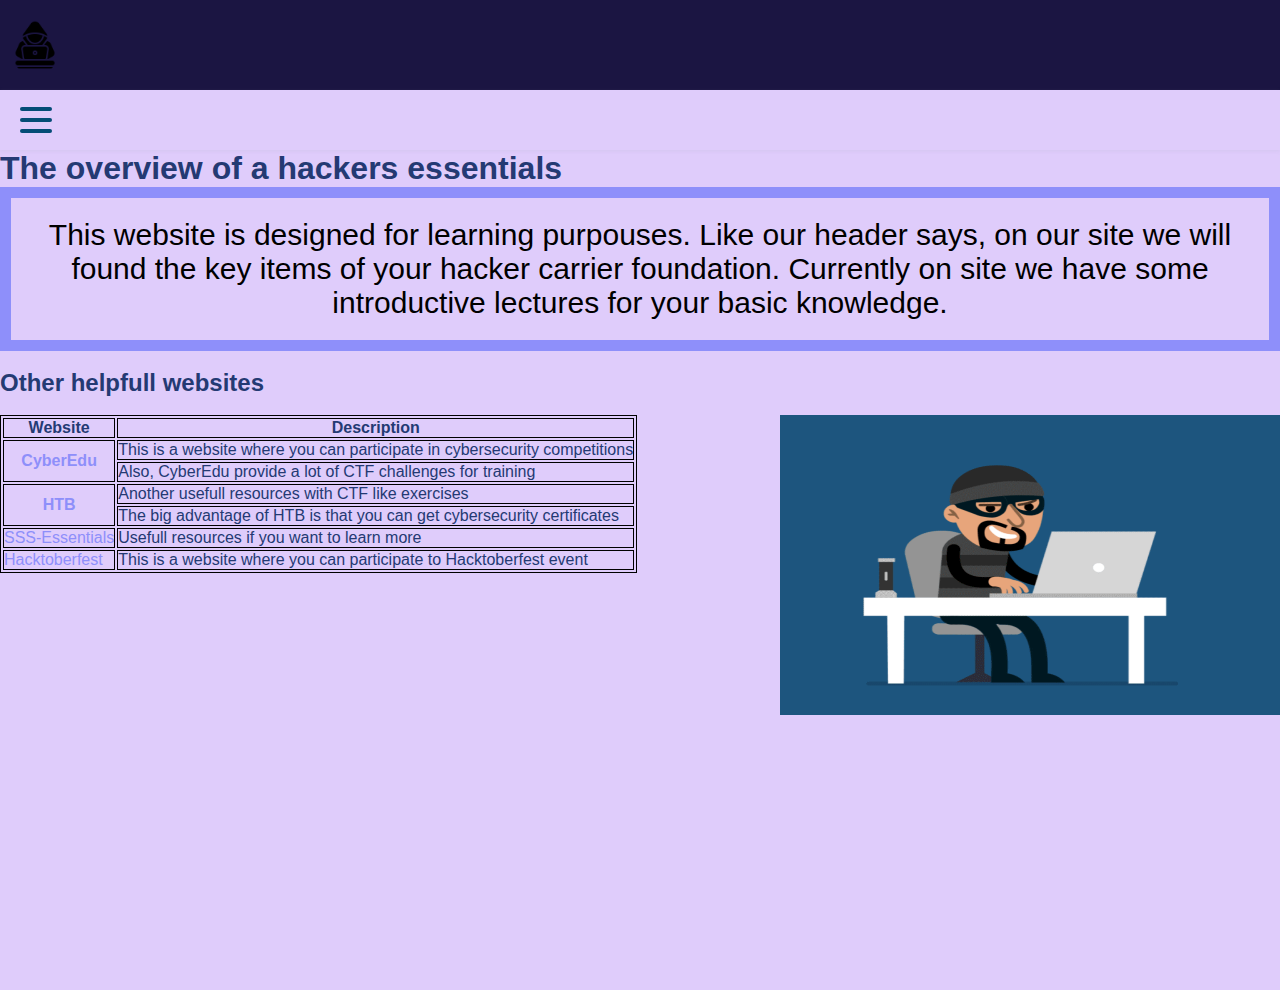
<file: HTML and CSS Project/index.html>
<!DOCTYPE html>
<html lang="eng">
  <link rel="stylesheet" href="styles/hamburger.css"/>
  <link rel="stylesheet" href="styles/header.css"/>
  <link rel="stylesheet" href="styles/pg1.css"/>
  <meta charset="UTF-8">
  <meta name="viewport" content="width=device-width, initial-scale=1.0">

  <body>
    <div class ="header">
      <img src="photos/logo.png" alt="logo">  
    </div>
    <nav>
      <div class="navbar">
        <div class="container nav-container">
            <input class="checkbox" type="checkbox" name="" id="" />
            <div class="hamburger-lines">
              <span class="line line1"></span>
              <span class="line line2"></span>
              <span class="line line3"></span>
            </div>  
          <div class="logo">
          </div>
          <div class="menu-items">
            <li><a href="welcometolinux.html">@Welcome to Linux</a></li>
            <li><a href="history.html">@History</a></li>
            <li><a href="rules.html">@Rules</a></li>
            <li><a href="notablepeople.html">@NotablePeople</a></li>
          </div>
        </div>
      </div>
    </nav>

    <title>hack.init()</title>
    <h1>The overview of a hackers essentials</h1>

    <div class="grid-container">
      <div class="grid-item">      
        This website is designed for learning purpouses. Like our header says, on
        our site we will found the key items of your hacker carrier foundation.
        Currently on site we have some introductive lectures for your basic
        knowledge.</div>
    </div>
    <br />
    <h2>Other helpfull websites</h2>
    <br />
    <table>
      <tr>
        <th>Website</th>
        <th>Description</th>
      </tr>

      <tr>
        <th rowspan="2"><a href="https://cyber-edu.co/"> CyberEdu</a></th>
        <td>
          This is a website where you can participate in cybersecurity
          competitions
        </td>
      </tr>

      <tr>
        <td>Also, CyberEdu provide a lot of CTF challenges for training</td>
      </tr>

      <tr>
        <th rowspan="2">
          <a href="https://academy.hackthebox.com/catalogue"> HTB </a>
        </th>
        <td>Another usefull resources with CTF like exercises</td>
      </tr>

      <tr>
        <td>
          The big advantage of HTB is that you can get cybersecurity
          certificates
        </td>
      </tr>

      <tr>
        <td>
          <a
            href="https://github.com/security-summer-school/essentials/tree/master"
          >
            SSS-Essentials
          </a>
        </td>
        <td>Usefull resources if you want to learn more</td>
      </tr>

      <tr>
        <td><a href="https://hacktoberfest.com/"> Hacktoberfest </a></td>
        <td>
          This is a website where you can participate to Hacktoberfest event
        </td>
      </tr>

      <img
        align="right"
        src="photos/hacker.gif"
        alt="hacker"
        style="width: 500px; height: 300px"
      />
    </table>
  </body>
</html>
</file>
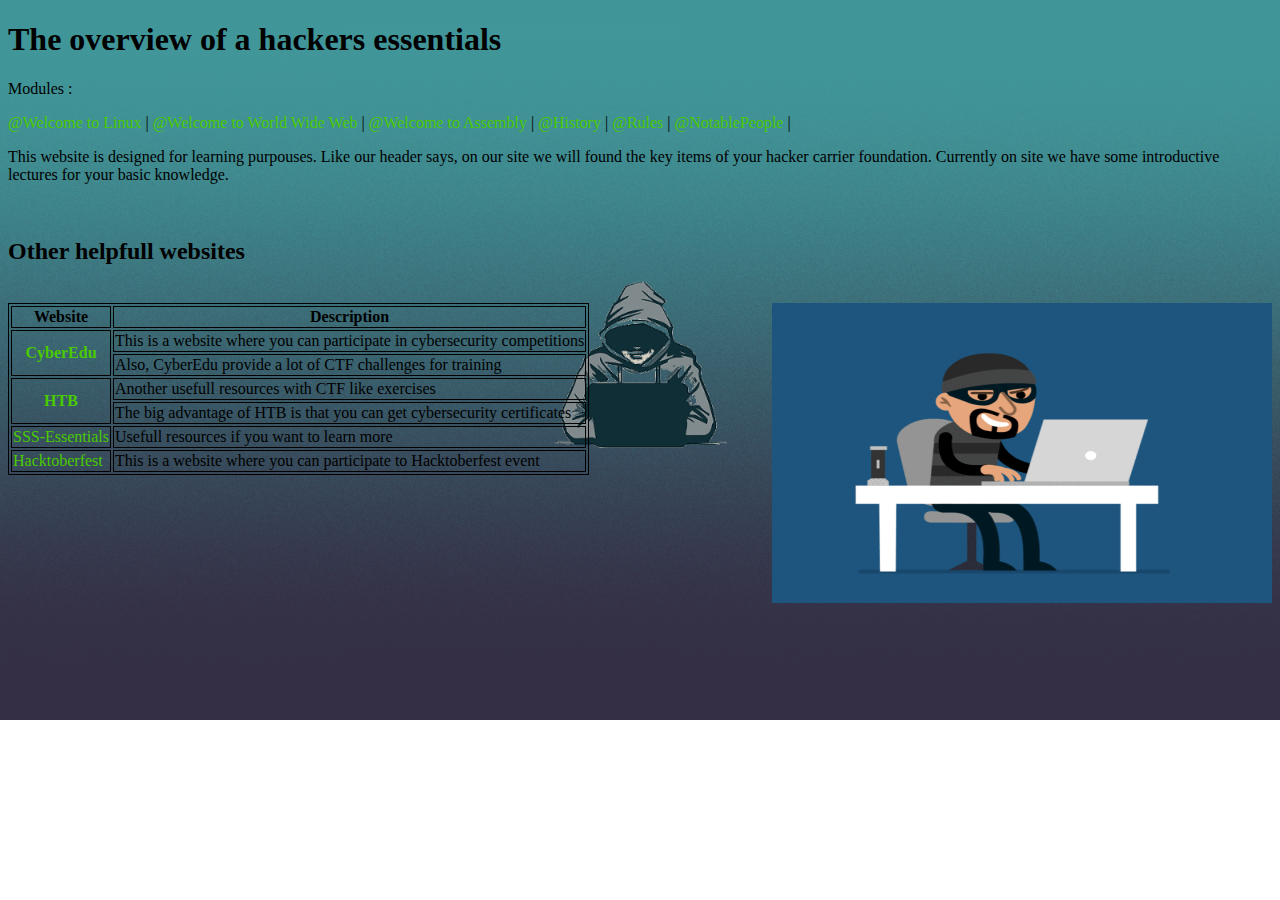
<file: HTML Project/hack.init()/index.html>
<!DOCTYPE html>
<html lang="eng">
  <head>
    <title>hack.init()</title>

    <style>
      a:link {
        color: rgb(74, 202, 0);
        background-color: transparent;
        text-decoration: none;
      }

      a:visited {
        color: rgb(74, 202, 0);
        background-color: transparent;
        text-decoration: none;
      }

      a:hover {
        color: lime;
        background-color: transparent;
        text-decoration: underline;
      }

      a:active {
        color: rgb(255, 0, 128);
        background-color: transparent;
        text-decoration: underline;
      }

      table,
      th,
      td {
        border: 1px solid black;
      }

      body {
        background-image: url("photos/wallpaper.png");
        background-repeat: no-repeat;
        background-size: 100%, 100%
      }

    </style>
  </head>
  <body>
    <h1>The overview of a hackers essentials</h1>
    <p>Modules :</p>
    <nav>
      <a href="welcometolinux.html">@Welcome to Linux</a> |
      <a href="welcometoworldwideweb.html">@Welcome to World Wide Web</a> |
      <a href="welcometoassembly.html">@Welcome to Assembly</a> |
      <a href="history.html">@History</a> | 
      <a href="rules.html">@Rules</a> |
      <a href="notablepeople.html">@NotablePeople</a> |
    </nav>

    <p>
      This website is designed for learning purpouses. Like our header says, on
      our site we will found the key items of your hacker carrier foundation.
      Currently on site we have some introductive lectures for your basic
      knowledge.
    </p>
    <br />
    <h2>Other helpfull websites</h2>
    <br />
    <table>
      <tr>
        <th>Website</th>
        <th>Description</th>
      </tr>

      <tr>
        <th rowspan="2"><a href="https://cyber-edu.co/"> CyberEdu</a></th>
        <td>
          This is a website where you can participate in cybersecurity
          competitions
        </td>
      </tr>

      <tr>
        <td>Also, CyberEdu provide a lot of CTF challenges for training</td>
      </tr>

      <tr>
        <th rowspan="2">
          <a href="https://academy.hackthebox.com/catalogue"> HTB </a>
        </th>
        <td>Another usefull resources with CTF like exercises</td>
      </tr>

      <tr>
        <td>
          The big advantage of HTB is that you can get cybersecurity
          certificates
        </td>
      </tr>

      <tr>
        <td>
          <a
            href="https://github.com/security-summer-school/essentials/tree/master"
          >
            SSS-Essentials
          </a>
        </td>
        <td>Usefull resources if you want to learn more</td>
      </tr>

      <tr>
        <td><a href="https://hacktoberfest.com/"> Hacktoberfest </a></td>
        <td>
          This is a website where you can participate to Hacktoberfest event
        </td>
      </tr>

      <img
        align="right"
        src="photos/hacker.gif"
        alt="hacker"
        style="width: 500px; height: 300px"
      />
    </table>
  </body>
</html>
</file>
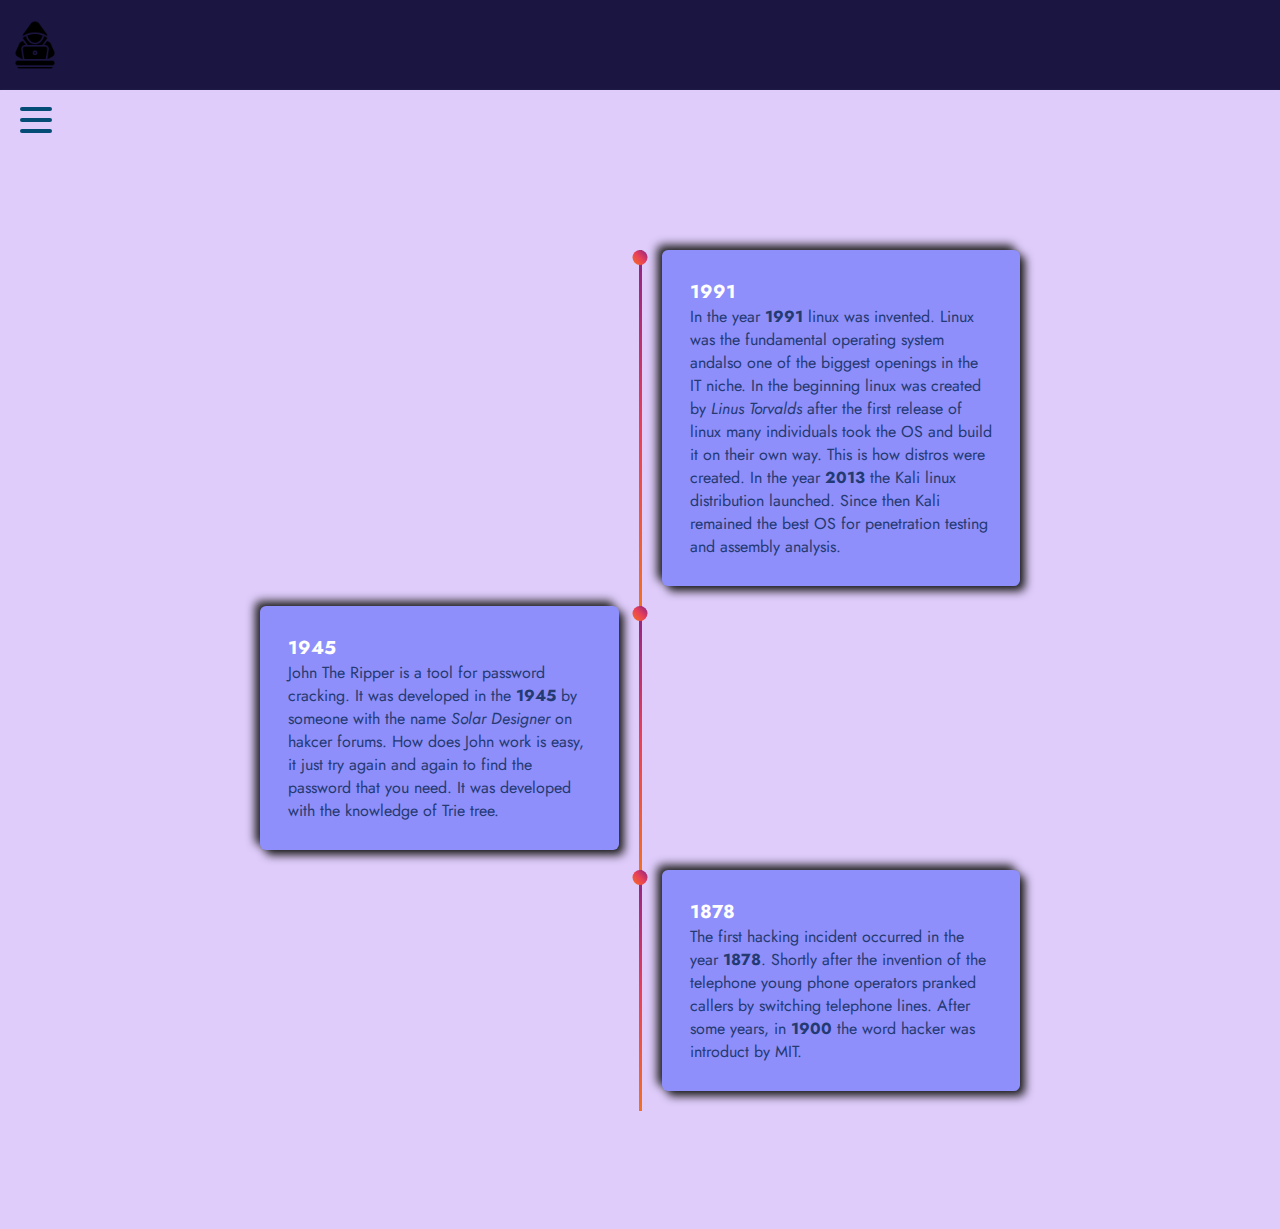
<file: HTML and CSS Project/history.html>
<!DOCTYPE html>
<html lang="eng">
  <link rel="stylesheet" href="styles/hamburger.css"/>
  <link rel="stylesheet" href="styles/header.css"/>
  <link rel="stylesheet" href="styles/pg2.css"/>
  <meta charset="UTF-8">
  <meta name="viewport" content="width=device-width, initial-scale=1.0">
  <style>@import url('https://fonts.googleapis.com/css2?family=Jost:wght@200;300;400&display=swap');</style>
  
  <body>
    <div class ="header">
      <img src="photos/logo.png" alt="logo">  
    </div>
    <nav>
      <div class="navbar">
        <div class="container nav-container">
            <input class="checkbox" type="checkbox" name="" id="" />
            <div class="hamburger-lines">
              <span class="line line1"></span>
              <span class="line line2"></span>
              <span class="line line3"></span>
            </div>  
          <div class="logo">
          </div>
          <div class="menu-items">
            <li><a href="welcometolinux.html">@Welcome to Linux</a></li>
            <li><a href="index.html">@Home</a></li>
            <li><a href="rules.html">@Rules</a></li>
            <li><a href="notablepeople.html">@NotablePeople</a></li>
          </div>
        </div>
      </div>
    </nav>
    <section class="design-section">
      <div class="timeline">
        <div class="timeline-empty">
        </div>
        <div class="timeline-middle">
          <div class="timeline-circle"></div>
      </div>
      <div class="timeline-component timeline-content">
       <h3>1991</h3>
       <p>In the year <strong>1991</strong> linux was invented. Linux was the fundamental operating system andalso one of the biggest openings in the IT niche. In the beginning linux was created by <em>Linus Torvalds </em>
        after the first release of linux many individuals took the OS and build it on their own way. This is how distros were created.
        In the year <strong>2013</strong> the Kali linux distribution launched. Since then Kali remained the
        best OS for penetration testing and assembly analysis.</p>
    </div>
       <div class="timeline-component timeline-content">
        <h3>1945</h3>
        <p>John The Ripper is a tool for password cracking. It was developed in the <strong>1945</strong> by someone
         with the name <em>Solar Designer</em> on hakcer forums. How does John work is easy, it just try again and again
         to find the password that you need. It was developed with the knowledge of Trie tree.</p>  

       </div>
       <div class="timeline-middle">
           <div class="timeline-circle"></div>
       </div>
       <div class="timeline-empty">
       </div>
    
       <div class="timeline-empty">
       </div>
    
      <div class="timeline-middle">
          <div class="timeline-circle"></div>
      </div>
      <div class=" timeline-component timeline-content">
        <h3>1878</h3>
        <p>The first hacking incident occurred in the year <strong>1878</strong>. Shortly after the invention
          of the telephone young phone operators pranked callers by switching telephone lines. After some years,
          in <strong>1900</strong> the word hacker was introduct by MIT. </p>
    </div>
    
    </div>
    </div> 
    </section>


    <img


  </body>
</html>
</file>
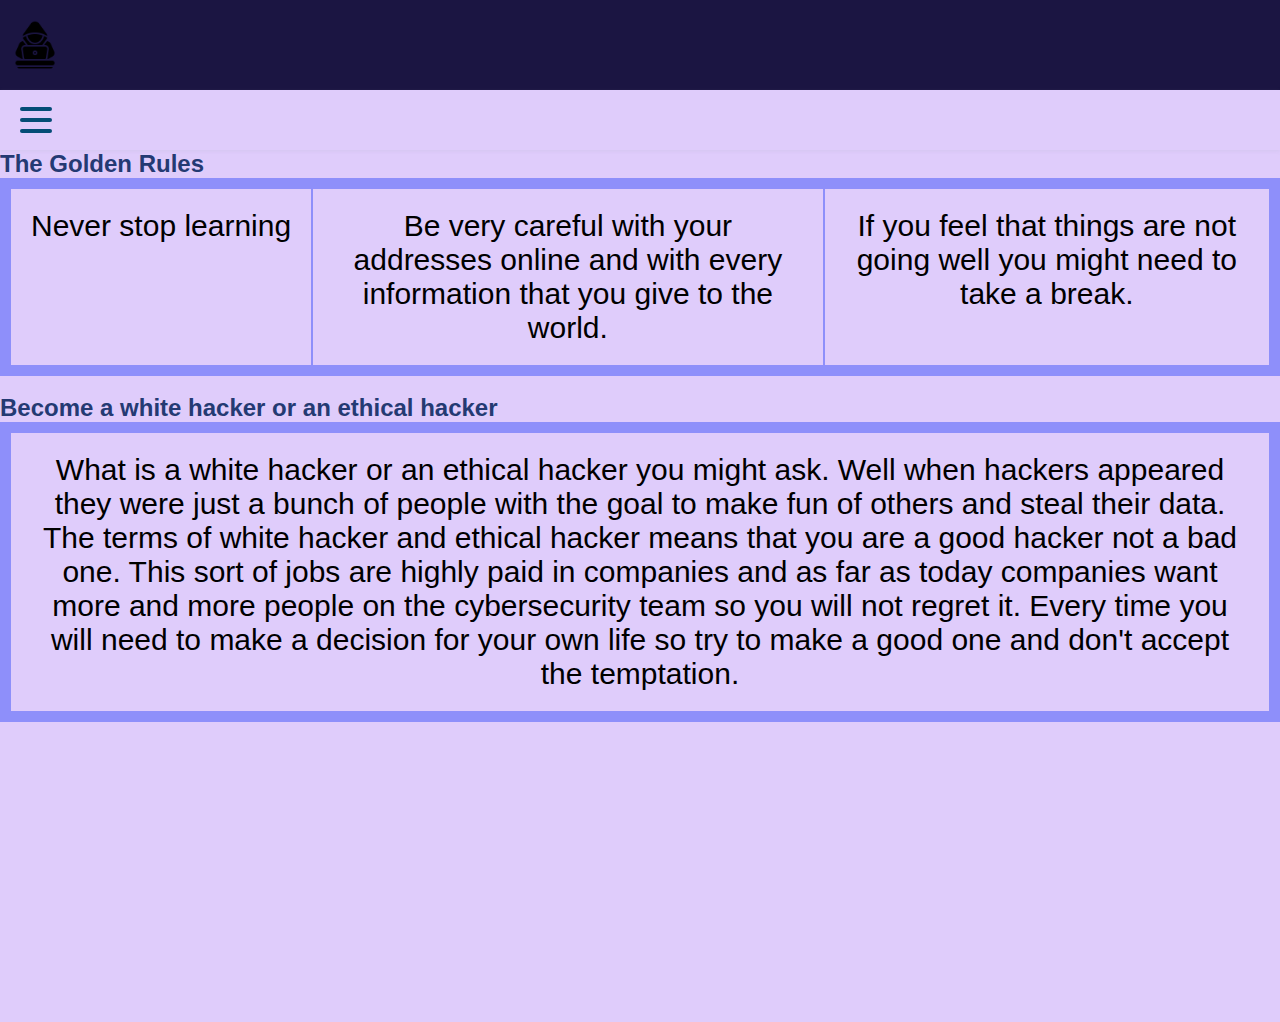
<file: HTML and CSS Project/rules.html>
<!DOCTYPE html>
<html lang="eng">
  <link rel="stylesheet" href="styles/hamburger.css"/>
  <link rel="stylesheet" href="styles/header.css"/>
  <link rel="stylesheet" href="styles/pg3.css"/>
  <meta charset="UTF-8">
  <meta name="viewport" content="width=device-width, initial-scale=1.0">

  <body>
    <div class ="header">
      <img src="photos/logo.png" alt="logo">  
    </div>
    <nav>
      <div class="navbar">
        <div class="container nav-container">
            <input class="checkbox" type="checkbox" name="" id="" />
            <div class="hamburger-lines">
              <span class="line line1"></span>
              <span class="line line2"></span>
              <span class="line line3"></span>
            </div>  
          <div class="logo">
          </div>
          <div class="menu-items">
            <li><a href="welcometolinux.html">@Welcome to Linux</a></li>
            <li><a href="history.html">@History</a></li>
            <li><a href="index.html">@Home</a></li>
            <li><a href="notablepeople.html">@NotablePeople</a></li>
          </div>
        </div>
      </div>
    </nav>

    <h2>The Golden Rules</h2>
    <div class="grid-container">
      <div class="grid-item">Never stop learning</div>
      <div class="grid-item">Be very careful with your addresses online and with every information that you give to the world.</div>
      <div class="grid-item">If you feel that things are not going well you might need to take a break.</div>  
    </div>


    <br>

    <h2>Become a white hacker or an ethical hacker</h2>
    <div class="grid-container">
      <div class="grid-item">What is a white hacker or an ethical hacker you might ask. Well when hackers appeared they were just 
        a bunch of people with the goal to make fun of others and steal their data. The terms of white hacker
        and ethical hacker means that you are a good hacker not a bad one. This sort of jobs are highly paid in
        companies and as far as today companies want more and more people on the cybersecurity team so you will
        not regret it. Every time you will need to make a decision for your own life so try to make a good one 
        and don't accept the temptation.</div>
    </div>
    <div class="fling-minislide">
      <img src="photos/slide1.png" alt="Slide 1" />
      <img src="photos/slide2.jpeg" alt="Slide 2" />
      <img src="photos/slide3.png" alt="Slide 3" />
    
    </div>
    </html>
</file>
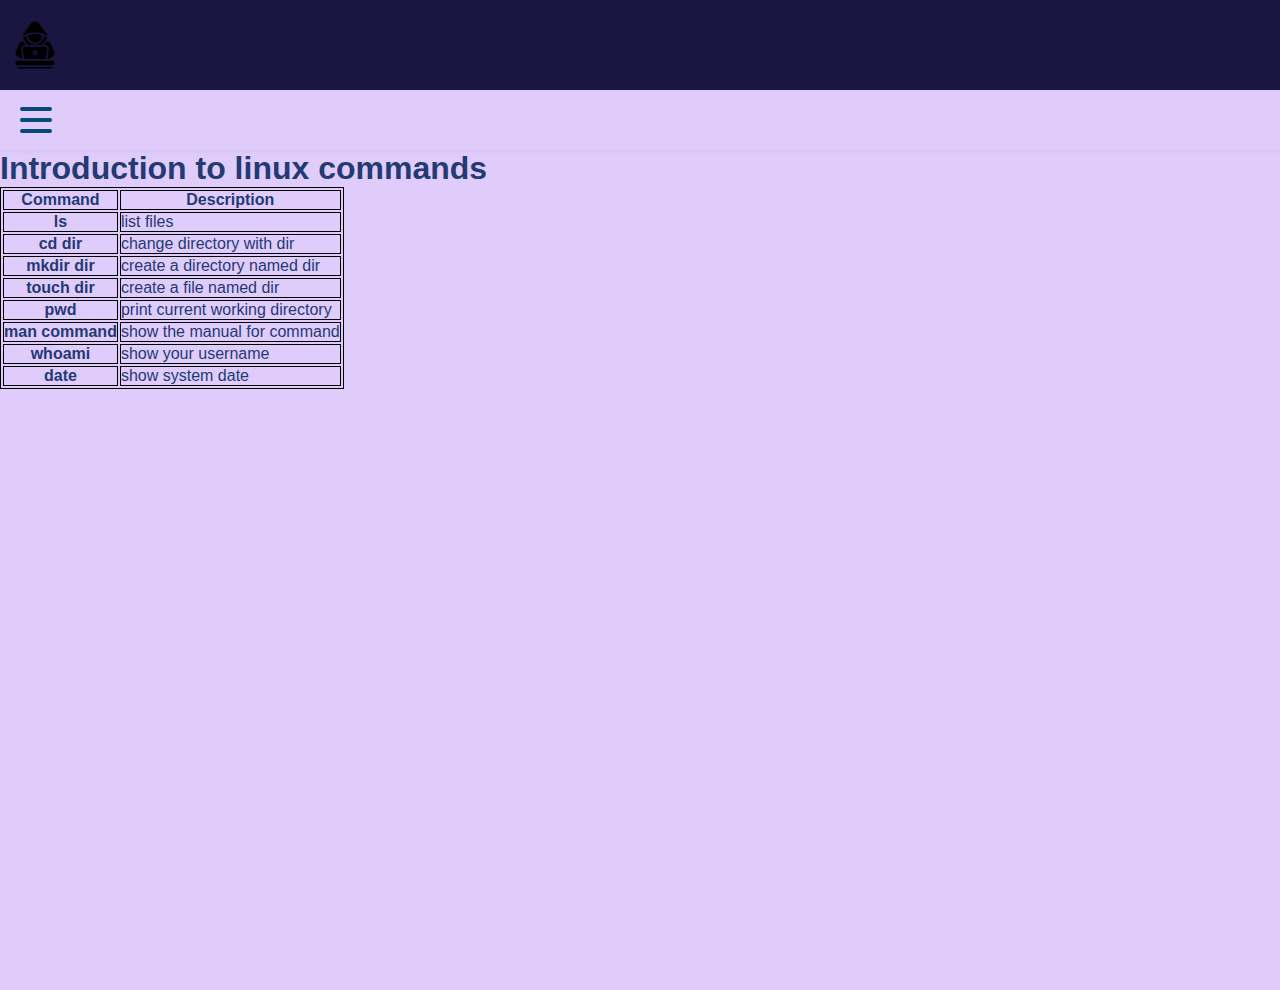
<file: HTML and CSS Project/welcometolinux.html>
<!DOCTYPE html>
<html lang="eng">
    <link rel="stylesheet" href="styles/hamburger.css"/>
    <link rel="stylesheet" href="styles/header.css"/>
    <meta charset="UTF-8">
    <meta name="viewport" content="width=device-width, initial-scale=1.0">
  
    <body>
      <div class ="header">
        <img src="photos/logo.png" alt="logo">  
      </div>
      <nav>
        <div class="navbar">
          <div class="container nav-container">
              <input class="checkbox" type="checkbox" name="" id="" />
              <div class="hamburger-lines">
                <span class="line line1"></span>
                <span class="line line2"></span>
                <span class="line line3"></span>
              </div>  
            <div class="logo">
            </div>
            <div class="menu-items">
              <li><a href="index.html">@Home</a></li>
              <li><a href="history.html">@History</a></li>
              <li><a href="rules.html">@Rules</a></li>
              <li><a href="notablepeople.html">@NotablePeople</a></li>
            </div>
          </div>
        </div>
      </nav>

    <h1>Introduction to linux commands</h1>
    <table>
        <tr>
            <th>Command</th>
            <th>Description</th>
        </tr>

        <tr>
            <th>ls</th>
            <td>list files</td>
        </tr>

        <tr>
            <th>cd dir</th>
            <td>change directory with dir</td>
        </tr>

        <tr>
            <th>mkdir dir</th>
            <td>create a directory named dir</td>
        </tr>

        <tr>
            <th>touch dir</th>
            <td>create a file named dir</td>
        </tr>

        <tr>
            <th>pwd</th>
            <td>print current working directory</td>
        </tr>

        <tr>
            <th>man command</th>
            <td>show the manual for command</td>
        </tr>

        <tr>
            <th>whoami</th>
            <td>show your username</td>
        </tr>

        <tr>
            <th>date</th>
            <td>show system date</td>
        </tr>

    </table>
  </body>
</html>
</file>
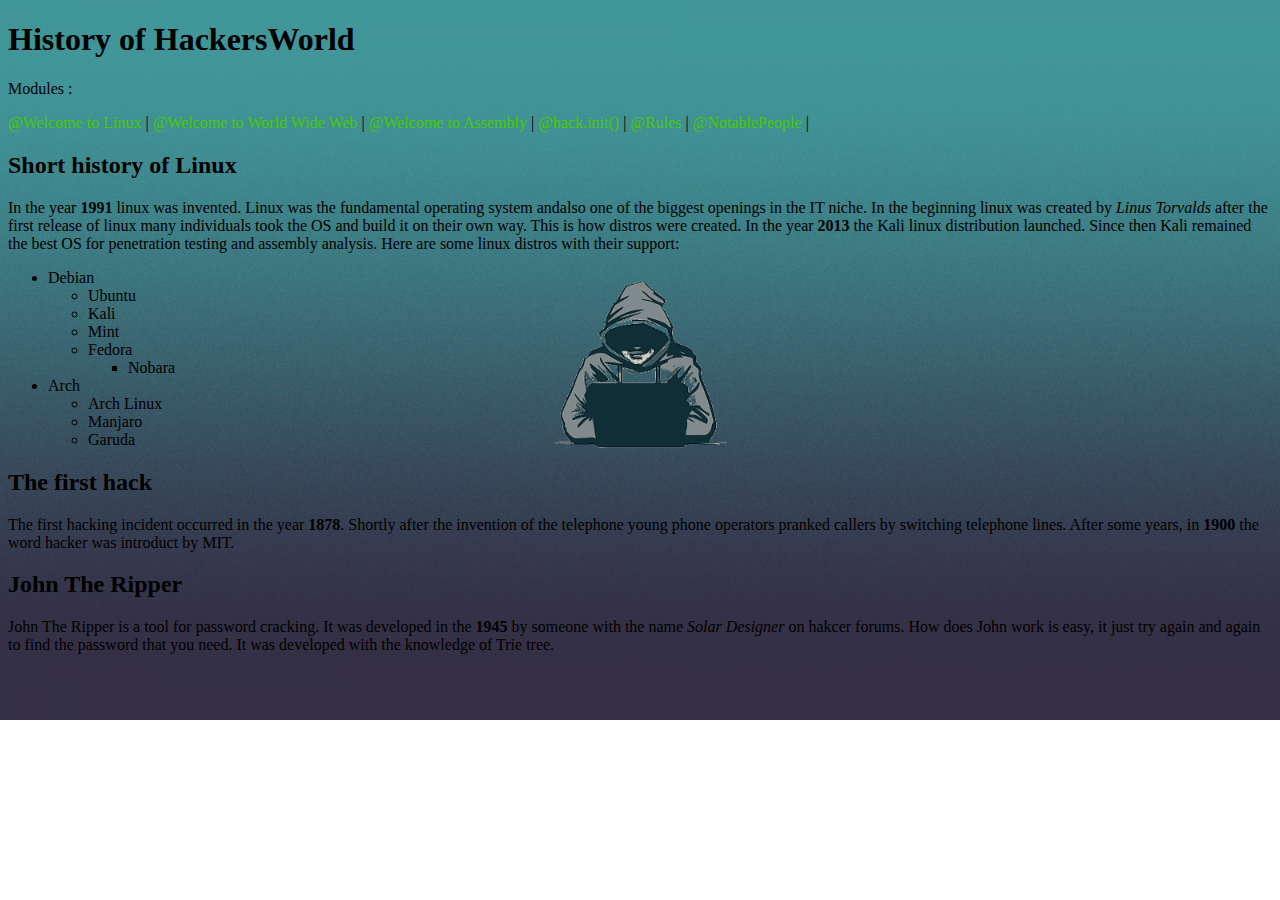
<file: HTML Project/hack.init()/history.html>
<!DOCTYPE html>
<html lang="eng">
  <head>
    <title>History</title>
    <style>
      a:link {
        color: rgb(74, 202, 0);
        background-color: transparent;
        text-decoration: none;
      }

      a:visited {
        color: rgb(74, 202, 0);
        background-color: transparent;
        text-decoration: none;
      }

      a:hover {
        color: lime;
        background-color: transparent;
        text-decoration: underline;
      }

      a:active {
        color: rgb(255, 0, 128);
        background-color: transparent;
        text-decoration: underline;
      }

      table,
      th,
      td {
        border: 1px solid black;
      }

      body {
        background-image: url("photos/wallpaper.png");
        background-repeat: no-repeat;
        background-size: 100%, 100%;
      }
    </style>
  </head>

  <body>
    <h1>History of HackersWorld</h1>
    <p>Modules :</p>
    <nav>
      <a href="welcometolinux.html">@Welcome to Linux</a> |
      <a href="welcometoworldwideweb.html">@Welcome to World Wide Web</a> |
      <a href="welcometoassembly.html">@Welcome to Assembly</a> |
      <a href="index.html">@hack.init()</a> |
      <a href="rules.html">@Rules</a> |
      <a href="notablepeople.html">@NotablePeople</a> |
    </nav>

    <h2>Short history of Linux</h2>
    <p>In the year <strong>1991</strong> linux was invented. Linux was the fundamental operating system andalso one of the biggest openings in the IT niche. In the beginning linux was created by <em>Linus Torvalds </em>
    after the first release of linux many individuals took the OS and build it on their own way. This is how distros were created.
    In the year <strong>2013</strong> the Kali linux distribution launched. Since then Kali remained the
    best OS for penetration testing and assembly analysis. Here are some linux distros with their support:</p>
    <ul>
        <li>Debian</li>
            <ul>
                <li>Ubuntu</li>
                <li>Kali</li>
                <li>Mint</li>
                <li>Fedora</li>
                <ul>
                    <li>Nobara</li>
                </ul>
            </ul>
        <li>Arch</li>
            <ul>
                <li>Arch Linux</li>
                <li>Manjaro</li>
                <li>Garuda</li>
            </ul>
    </ul>

    <h2>The first hack</h2>
    <p>The first hacking incident occurred in the year <strong>1878</strong>. Shortly after the invention
    of the telephone young phone operators pranked callers by switching telephone lines. After some years,
    in <strong>1900</strong> the word hacker was introduct by MIT. </p>

    <h2>John The Ripper</h2>
    <p>John The Ripper is a tool for password cracking. It was developed in the <strong>1945</strong> by someone
    with the name <em>Solar Designer</em> on hakcer forums. How does John work is easy, it just try again and again
    to find the password that you need. It was developed with the knowledge of Trie tree.</p>  

    <img


  </body>
</html>
</file>
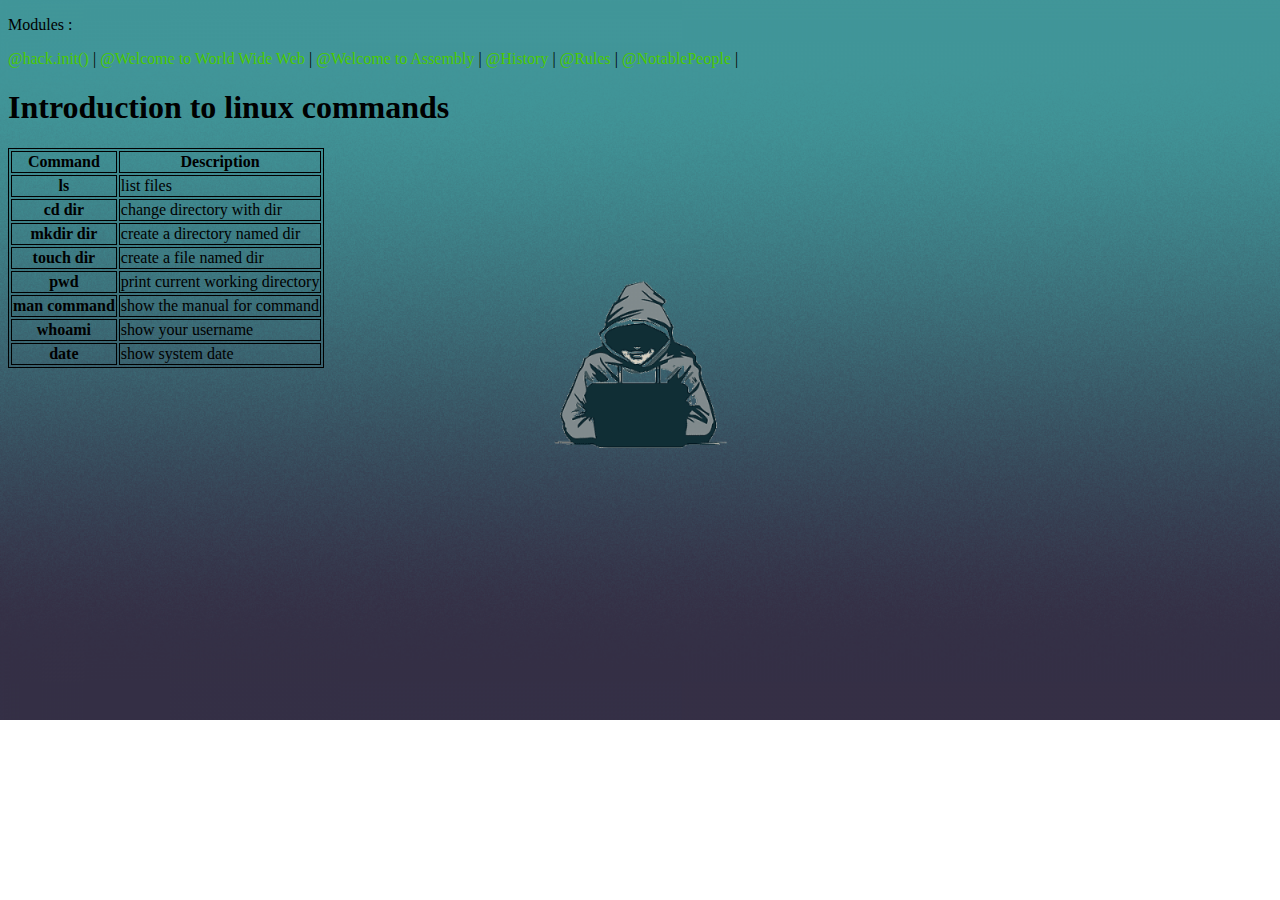
<file: HTML Project/hack.init()/welcometolinux.html>
<!DOCTYPE html>
<html lang="eng">
  <head>
    <title>Welcome to Linux</title>

    <style>
      a:link {
        color: rgb(74, 202, 0);
        background-color: transparent;
        text-decoration: none;
      }

      a:visited {
        color: rgb(74, 202, 0);
        background-color: transparent;
        text-decoration: none;
      }

      a:hover {
        color: lime;
        background-color: transparent;
        text-decoration: underline;
      }

      a:active {
        color: rgb(255, 0, 128);
        background-color: transparent;
        text-decoration: underline;
      }

      table,
      th,
      td {
        border: 1px solid black;
      }

      body {
        background-image: url("photos/wallpaper.png");
        background-repeat: no-repeat;
        background-size: 100%, 100%
      }

    </style>
  </head>
  <body>
    <p>Modules :</p>
    <nav>
      <a href="index.html">@hack.init()</a> |
      <a href="welcometoworldwideweb.html">@Welcome to World Wide Web</a> |
      <a href="welcometoassembly.html">@Welcome to Assembly</a> |
      <a href="history.html">@History</a> | 
      <a href="rules.html">@Rules</a> |
      <a href="notablepeople.html">@NotablePeople</a> |
    </nav>

    <h1>Introduction to linux commands</h1>
    <table>
        <tr>
            <th>Command</th>
            <th>Description</th>
        </tr>

        <tr>
            <th>ls</th>
            <td>list files</td>
        </tr>

        <tr>
            <th>cd dir</th>
            <td>change directory with dir</td>
        </tr>

        <tr>
            <th>mkdir dir</th>
            <td>create a directory named dir</td>
        </tr>

        <tr>
            <th>touch dir</th>
            <td>create a file named dir</td>
        </tr>

        <tr>
            <th>pwd</th>
            <td>print current working directory</td>
        </tr>

        <tr>
            <th>man command</th>
            <td>show the manual for command</td>
        </tr>

        <tr>
            <th>whoami</th>
            <td>show your username</td>
        </tr>

        <tr>
            <th>date</th>
            <td>show system date</td>
        </tr>

    </table>
  </body>
</html>
</file>
<file: HTML and CSS Project/styles/hamburger.css>
* {
  margin: 0;
  padding: 0;
  box-sizing: border-box;
}

body {
  font-family: "Poppins", sans-serif;
}

.container {
  max-width: 1050px;
  width: 90%;
  margin: auto;
}

.navbar {
  width: 100%;
  box-shadow: 0 1px 4px rgb(146 161 176 / 15%);
}

.nav-container {
  display: flex;
  justify-content: space-between;
  align-items: center;
  height: 62px;
  margin-left: 0px;
}

.navbar .menu-items {
  display: flex;
}

.navbar .nav-container li {
  list-style: none;
}

.navbar .nav-container a {
  text-decoration: none;
  color: #0e2431;
  font-weight: 500;
  font-size: 1.2rem;
  padding: 0.7rem;
}

.navbar .nav-container a:hover{
    font-weight: bolder;
}

.nav-container {
  display: block;
  position: relative;
  height: 60px;
}

.nav-container .checkbox {
    position: absolute;
    display: block;
    height: 32px;
    width: 32px;
    top: 20px;
    left: 20px;
    z-index: 5;
    opacity: 0;
    cursor: pointer;
    float: left;
}

.nav-container .hamburger-lines {
  display: block;
  height: 26px;
  width: 32px;
  position: absolute;
  top: 17px;
  left: 20px;
  z-index: 2;
  display: flex;
  flex-direction: column;
  justify-content: space-between;
}

.nav-container .hamburger-lines .line {
  display: block;
  height: 4px;
  width: 100%;
  border-radius: 10px;
  background: rgb(4, 76, 118);
}

.nav-container .hamburger-lines .line1 {
  transform-origin: 0% 0%;
  transition: transform 0.4s ease-in-out;
}

.nav-container .hamburger-lines .line2 {
  transition: transform 0.2s ease-in-out;
}

.nav-container .hamburger-lines .line3 {
  transform-origin: 0% 100%;
  transition: transform 0.4s ease-in-out;
}

.navbar .menu-items {
  padding-top: 120px;
  box-shadow: inset 0 0 2000px rgba(255, 255, 255, .5);
  height: 100vh;
  width: 100%;
  transform: translate(-150%);
  display: flex;
  flex-direction: column;
  margin-left: -40px;
  padding-left: 50px;
  transition: transform 0.5s ease-in-out;
  text-align: center;
}

.navbar .menu-items li {
  margin-bottom: 1.2rem;
  font-size: 1.5rem;
  font-weight: 500;
}

.logo {
  position: absolute;
  top: 5px;
  right: 15px;
  font-size: 1.2rem;
  color: #0e2431;
}

.nav-container input[type="checkbox"]:checked ~ .menu-items {
  transform: translateX(0);
}

.nav-container input[type="checkbox"]:checked ~ .hamburger-lines .line1 {
  transform: rotate(45deg);
}

.nav-container input[type="checkbox"]:checked ~ .hamburger-lines .line2 {
  transform: scaleY(0);
}

.nav-container input[type="checkbox"]:checked ~ .hamburger-lines .line3 {
  transform: rotate(-45deg);
}

.nav-container input[type="checkbox"]:checked ~ .logo{
  display: none;
}
</file>
<file: HTML and CSS Project/styles/header.css>
.header {
    overflow: hidden;
    background-color: #1b1542;
    padding: 20px 10px;
    position: static;
    display: flex;
    justify-content: space-between;
    align-items: center;
}

.header img{
    width: 45px;
    height: auto;
}

.header h1 {
    color: rgb(36, 58, 115);
    margin: 0;
}

.nav {
    display: flex;
    justify-content: center;
    align-items: center;
}

.nav a {
    font-weight: bold;
    color: rgb(142, 143, 250);
    text-align: center;
    text-decoration: none;
    font-size: 20px;
    line-height: 25px;
    border-radius: 4px;
    padding: 12px;
}

.nav a:hover {
    background-color: transparent;
    color: rgb(142, 143, 250);
    text-decoration: underline;
}

.nav a.active {
    background-color: #8B0000;
    color: rgb(142, 143, 250);
}

.nav a.active,
.nav a.active:hover {
    background-color: transparent;
    color: #fff;
}

.nav a[href="index.html"] {
    background-color: #8B0000;
}

@media screen and (max-width: 500px) {
    .nav {
        flex-direction: column;
    }

    .nav a {
        padding: 6px;
    }
}

h1,
h2,
p,
td,
th {
    color: rgb(36, 58, 115);
}

table,
th,
td {
    border: 1px solid black;
}

body {
    background-color: rgb(223, 204, 251);
}

a:link {
    color: rgb(142, 143, 250);
    background-color: transparent;
    text-decoration: none;
}

a:visited {
    color: rgb(119, 82, 254);
    background-color: transparent;
    text-decoration: none;
}

a:hover {
    color: rgb(142, 143, 250);
    background-color: transparent;
    text-decoration: underline;
}

a:active {
    color: rgb(255, 0, 128);
    background-color: transparent;
    text-decoration: underline;
}

.header img{
    width: 50px;
    height: auto;
}

.header h1.title {
    margin-left: 10px;
}

.nav a[href="index.html"] {
    background-color: #8B0000;
}
</file>
<file: HTML and CSS Project/styles/pg1.css>
.grid-container {
    display: grid;
    grid-template-columns: auto auto auto;
    background-color: rgb(142, 143, 250);
    padding: 10px;
}

.grid-item {
    background-color: rgb(223, 204, 251);
    border: 1px solid rgb(142, 143, 250);
    padding: 20px;
    font-size: 30px;
    text-align: center;
}

.grid-item img {
    width: 100%;
    height: auto;
    transition: opacity 0.3s ease-in-out;
}
</file>
<file: HTML and CSS Project/styles/pg2.css>
@import url('https://fonts.googleapis.com/css2?family=Jost:wght@200;300;400&display=swap');
.design-section {
  display: flex;
  flex-direction: column;
  align-items: center;
  justify-content: center;
  background-color: rgb(223, 204, 251);
  min-height: 100vh;
  padding: 100px 0;
  font-family: Jost;
}

.design {
  display: flex;
  align-items: center;
  justify-content: center;
}

.timeline {
  width: 80%;
  height: auto;
  max-width: 800px;
  margin: 0 auto;
  display: flex;
  flex-direction: column;
}

.timeline-content {
  padding: 20px;
  background: rgb(142, 143, 250);
  -webkit-box-shadow: 5px 5px 10px #1a1a1a, -5px -5px 10px #242424;
          box-shadow: 5px 5px 10px #1a1a1a, -5px -5px 10px #242424;
  border-radius: 5px;
  color: white;
  padding: 1.75rem;
  transition: 0.4s ease;
  overflow-wrap: break-word !important;
  margin: 1rem;
  margin-bottom: 20px;
  border-radius: 6px;
}

.timeline-component {
  margin: 0px 20px 20px 20px;
}

@media screen and (min-width: 768px) {
  .timeline {
    display: grid;
    grid-template-columns: 1fr 3px 1fr;
  }
  .timeline-middle {
    position: relative;
    background-image: linear-gradient(45deg, #F27121, #E94057, #8A2387);
    width: 3px;
    height: 100%;
  }
  .main-middle {
    opacity: 0;
  }
  .timeline-circle {
    position: absolute;
    top: 0;
    left: 50%;
    width: 15px;
    height: 15px;
    border-radius: 50%;
    background-image: linear-gradient(45deg, #F27121, #E94057, #8A2387);
    -webkit-transform: translateX(-50%);
            transform: translateX(-50%);
  }
}
</file>
<file: HTML and CSS Project/styles/pg3.css>
.fling-minislide {width:350px; height:300px; overflow:hidden; position:relative; }
.fling-minislide img{ position:absolute; animation:fling-minislide 20s infinite; opacity:0; width: 100%; height: auto;}
@keyframes fling-minislide {25%{opacity:1;} 40%{opacity:0;}} 
.fling-minislide img:nth-child(3){animation-delay:5s;}
.fling-minislide img:nth-child(2){animation-delay:10s;}
.fling-minislide img:nth-child(1){animation-delay:15s;}

.grid-container {
    display: grid;
    grid-template-columns: auto auto auto;
    background-color: rgb(142, 143, 250);
    padding: 10px;
  }
  
  .grid-item {
    background-color: rgb(223, 204, 251);
    border: 1px solid rgb(142, 143, 250);
    padding: 20px;
    font-size: 30px;
    text-align: center;
  }
</file>
